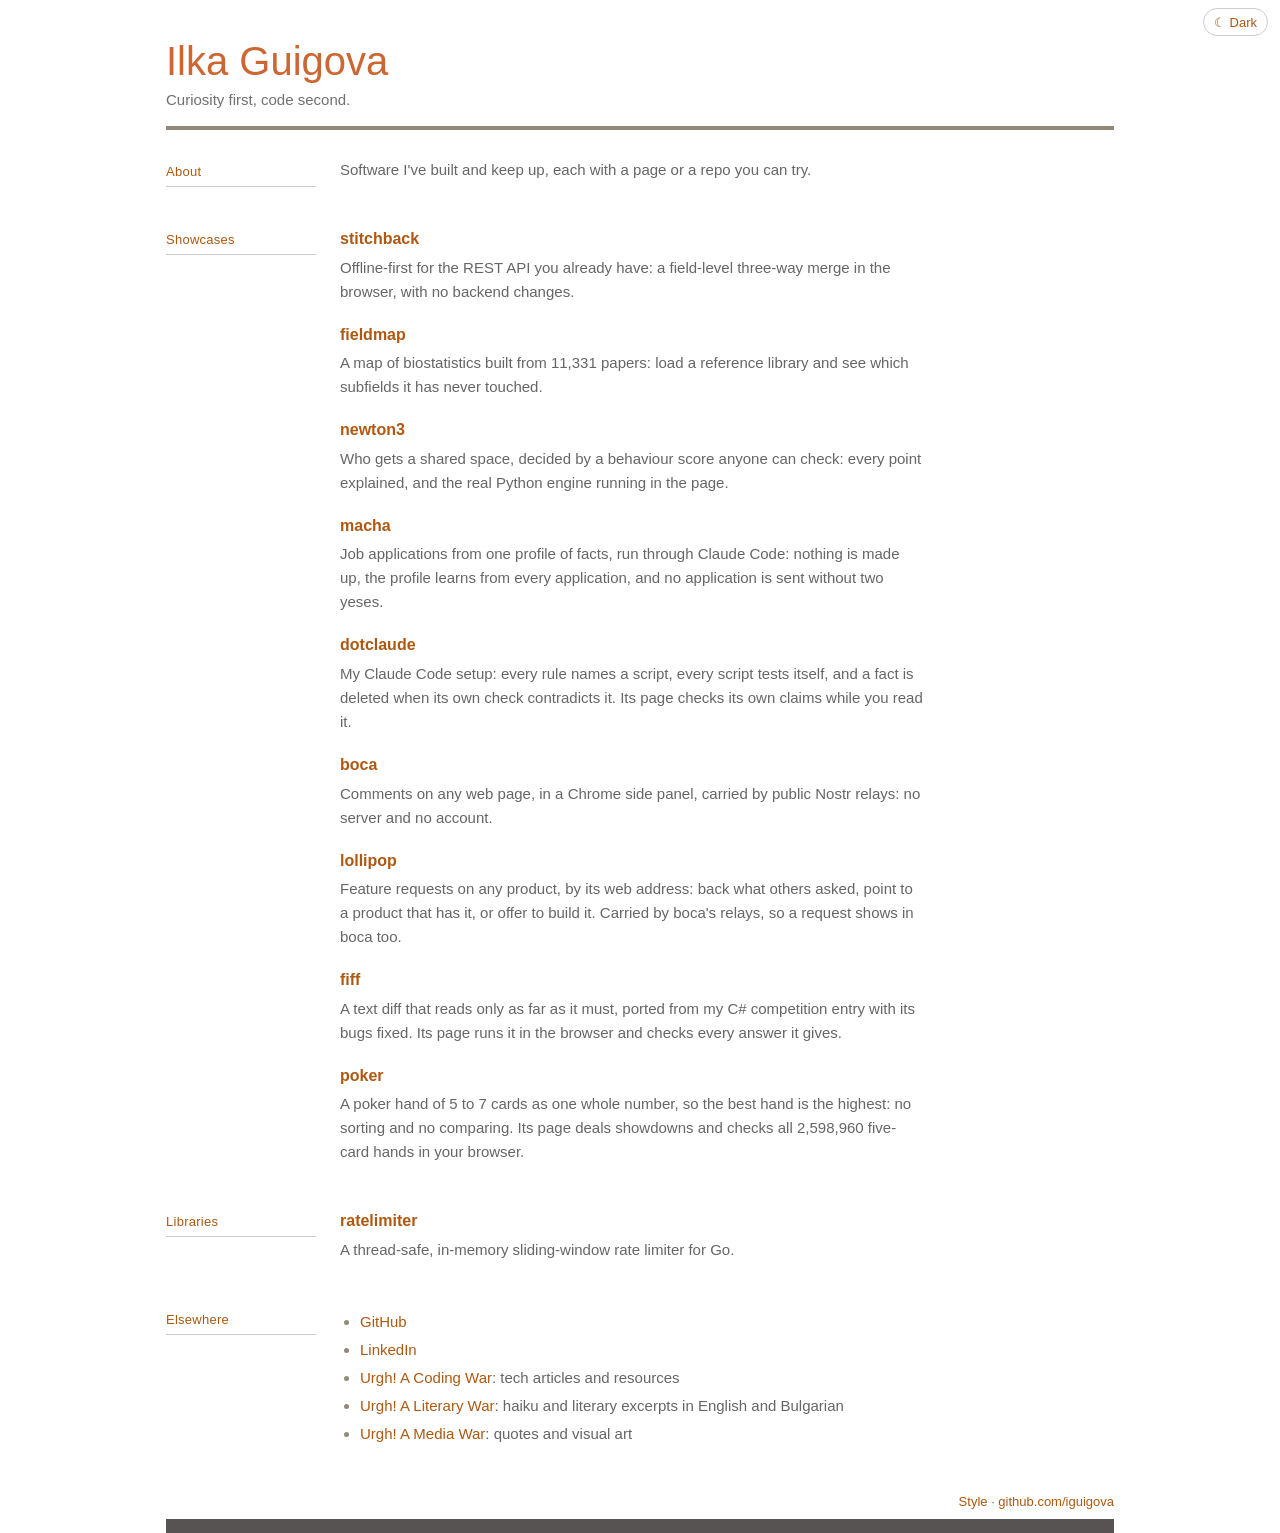
<file: index.html>
<!doctype html>
<html lang="en">
<head>
<meta charset="utf-8">
<meta name="viewport" content="width=device-width, initial-scale=1">
<title>Ilka Guigova</title>
<meta name="description" content="Software I&#x27;ve built and keep up, each with a page or a repo you can try.">
<link rel="stylesheet" href="brand.css">
<script src="brand.js"></script>
</head>
<body>
<div class="wrap">
  <header>
    <div>
      <h1>Ilka Guigova</h1>
      <p class="tag">Curiosity first, code second.</p>
    </div>
  </header>

  <main>
    <section>
      <h2>About</h2>
      <div>
        <p>Software I&#x27;ve built and keep up, each with a page or a repo you can try.</p>
      </div>
    </section>

    <section>
      <h2>Showcases</h2>
      <div>
        <h3><a href="/stitchback/">stitchback</a></h3>
        <p>Offline-first for the REST API you already have: a field-level three-way merge in the browser, with no backend changes.</p>
        <h3><a href="/fieldmap/">fieldmap</a></h3>
        <p>A map of biostatistics built from 11,331 papers: load a reference library and see which subfields it has never touched.</p>
        <h3><a href="/newton3/">newton3</a></h3>
        <p>Who gets a shared space, decided by a behaviour score anyone can check: every point explained, and the real Python engine running in the page.</p>
        <h3><a href="/macha/">macha</a></h3>
        <p>Job applications from one profile of facts, run through Claude Code: nothing is made up, the profile learns from every application, and no application is sent without two yeses.</p>
        <h3><a href="/dotclaude/">dotclaude</a></h3>
        <p>My Claude Code setup: every rule names a script, every script tests itself, and a fact is deleted when its own check contradicts it. Its page checks its own claims while you read it.</p>
        <h3><a href="/boca/">boca</a></h3>
        <p>Comments on any web page, in a Chrome side panel, carried by public Nostr relays: no server and no account.</p>
        <h3><a href="/lollipop/">lollipop</a></h3>
        <p>Feature requests on any product, by its web address: back what others asked, point to a product that has it, or offer to build it. Carried by boca's relays, so a request shows in boca too.</p>
        <h3><a href="/fiff/">fiff</a></h3>
        <p>A text diff that reads only as far as it must, ported from my C# competition entry with its bugs fixed. Its page runs it in the browser and checks every answer it gives.</p>
        <h3><a href="/poker/">poker</a></h3>
        <p>A poker hand of 5 to 7 cards as one whole number, so the best hand is the highest: no sorting and no comparing. Its page deals showdowns and checks all 2,598,960 five-card hands in your browser.</p>
      </div>
    </section>

    <section>
      <h2>Libraries</h2>
      <div>
        <h3><a href="https://github.com/iguigova/ratelimiter">ratelimiter</a></h3>
        <p>A thread-safe, in-memory sliding-window rate limiter for Go.</p>
      </div>
    </section>

    <section>
      <h2>Elsewhere</h2>
      <div>
        <ul>
          <li><a href="https://github.com/iguigova">GitHub</a></li>
          <li><a href="https://www.linkedin.com/in/iguigova/">LinkedIn</a></li>
          <li><a href="https://urgh.weebly.com/">Urgh! A Coding War</a>: tech articles and resources</li>
          <li><a href="https://urgh2.weebly.com/">Urgh! A Literary War</a>: haiku and literary excerpts in English and Bulgarian</li>
          <li><a href="https://oceanhue.blogspot.com/">Urgh! A Media War</a>: quotes and visual art</li>
        </ul>
      </div>
    </section>
  </main>

  <footer>
    <div class="line"><a href="style.html">Style</a> · <a href="https://github.com/iguigova">github.com/iguigova</a></div>
    <div class="band" aria-hidden="true"></div>
  </footer>
</div>
</body>
</html>
</file>
<file: brand.css>
/* The base style of every page and document I make: grey text on white, an
   orange title and links, a taupe rule under the header, hairline dividers,
   a dark footer band and a green for success, in a light and a dark theme.
   Its text passes WCAG AA in both. A colour that differs by theme is
   light-dark(light, dark): the system picks the theme, and data-theme="light"
   or "dark" on the root overrides it. brand.js beside this file sets it from
   a switch on the page, which .theme-switch draws.
   A project loads it by a relative path to the site root, and its own rules
   override what they need. ~/src/oceanhue mirrors the site, and
   ~/src/oceanhue/brand.css is a symlink to this file, so the same path works
   on the live site and offline. */
:root {
  --bg: light-dark(#ffffff, #0a0a0a); --ink: light-dark(#666666, #f2f2f2);
  --muted: light-dark(#707070, #a3a3a3); --title: #cc6633;
  --link: light-dark(#af5811, #cc6714); --rule: #948979;
  --hair: light-dark(#cccccc, #262626); --band: #575352;
  --panel: light-dark(#f5f5f5, #171717); --good: light-dark(#137333, #3fb950);
  --sans: "Lucida Grande", Tahoma, Arial, Helvetica, sans-serif;
  --head: Arial, "Liberation Sans", Helvetica, sans-serif;
  --mono: ui-monospace, "SF Mono", Menlo, Consolas, monospace;
  color-scheme: light dark;
}
:root[data-theme="light"] { color-scheme: light; }
:root[data-theme="dark"] { color-scheme: dark; }

* { box-sizing: border-box; }
body { margin: 0; background: var(--bg); color: var(--ink); font: 15px/1.6 var(--sans); }
.wrap { max-width: 980px; margin: 0 auto; padding-block: 40px 0;
  padding-left: max(16px, env(safe-area-inset-left, 0px)); padding-right: max(16px, env(safe-area-inset-right, 0px)); }
a { color: var(--link); text-decoration: none; }
a:hover, a:focus-visible { text-decoration: underline; }
:focus-visible { outline: 2px solid var(--link); outline-offset: 2px; }

header { border-bottom: 4px solid var(--rule); padding-bottom: 14px; margin-bottom: 28px;
  display: flex; flex-wrap: wrap; justify-content: space-between; align-items: flex-end; gap: 12px; }
h1 { font-family: var(--head); color: var(--title); font-weight: 400; font-size: clamp(28px, 5vw, 40px); line-height: 1.05; margin: 0; text-wrap: balance; }
.tag { color: var(--muted); margin: 6px 0 0; }

section { display: grid; grid-template-columns: 150px minmax(0, 1fr); gap: 0 24px; margin-bottom: 34px; }
section > h2 { font-family: var(--head); font-size: 13px; font-weight: 400; color: var(--link); margin: 0; padding: 4px 0 3px;
  border-bottom: 1px solid var(--hair); align-self: start; letter-spacing: .02em; }
section > div { min-width: 0; }
h3 { font-family: var(--head); font-size: 16px; margin: 18px 0 4px; }
h3:first-child { margin-top: 0; }
p { margin: 0 0 10px; max-width: 70ch; }
ul, ol { margin: 4px 0 12px; padding-left: 20px; max-width: 72ch; }
li { margin-bottom: 4px; }
li::marker { color: var(--rule); }
code, pre { font-family: var(--mono); font-size: 13px; background: var(--panel); border-radius: 3px; }
code { padding: 1px 5px; }
pre { padding: 10px 12px; overflow-x: auto; }

.theme-switch { position: absolute; z-index: 1; top: 8px; right: max(12px, env(safe-area-inset-right, 0px));
  font: 13px/1 var(--sans); color: var(--link); background: var(--bg); border: 1px solid var(--hair);
  border-radius: 14px; padding: 6px 10px; min-height: 28px; cursor: pointer; }
.theme-switch:hover { border-color: var(--link); }

footer { margin-top: 20px; }
footer .line { text-align: right; color: var(--muted); font-size: 13px; padding: 0 0 6px; }
footer .band { height: 14px; background: var(--band); }

@media (max-width: 640px) { section { grid-template-columns: 1fr; } section > h2 { margin-bottom: 8px; } }
@media print { .theme-switch { display: none; } }
@media (prefers-reduced-motion: reduce) { * { animation: none !important; transition: none !important; } }
</file>
